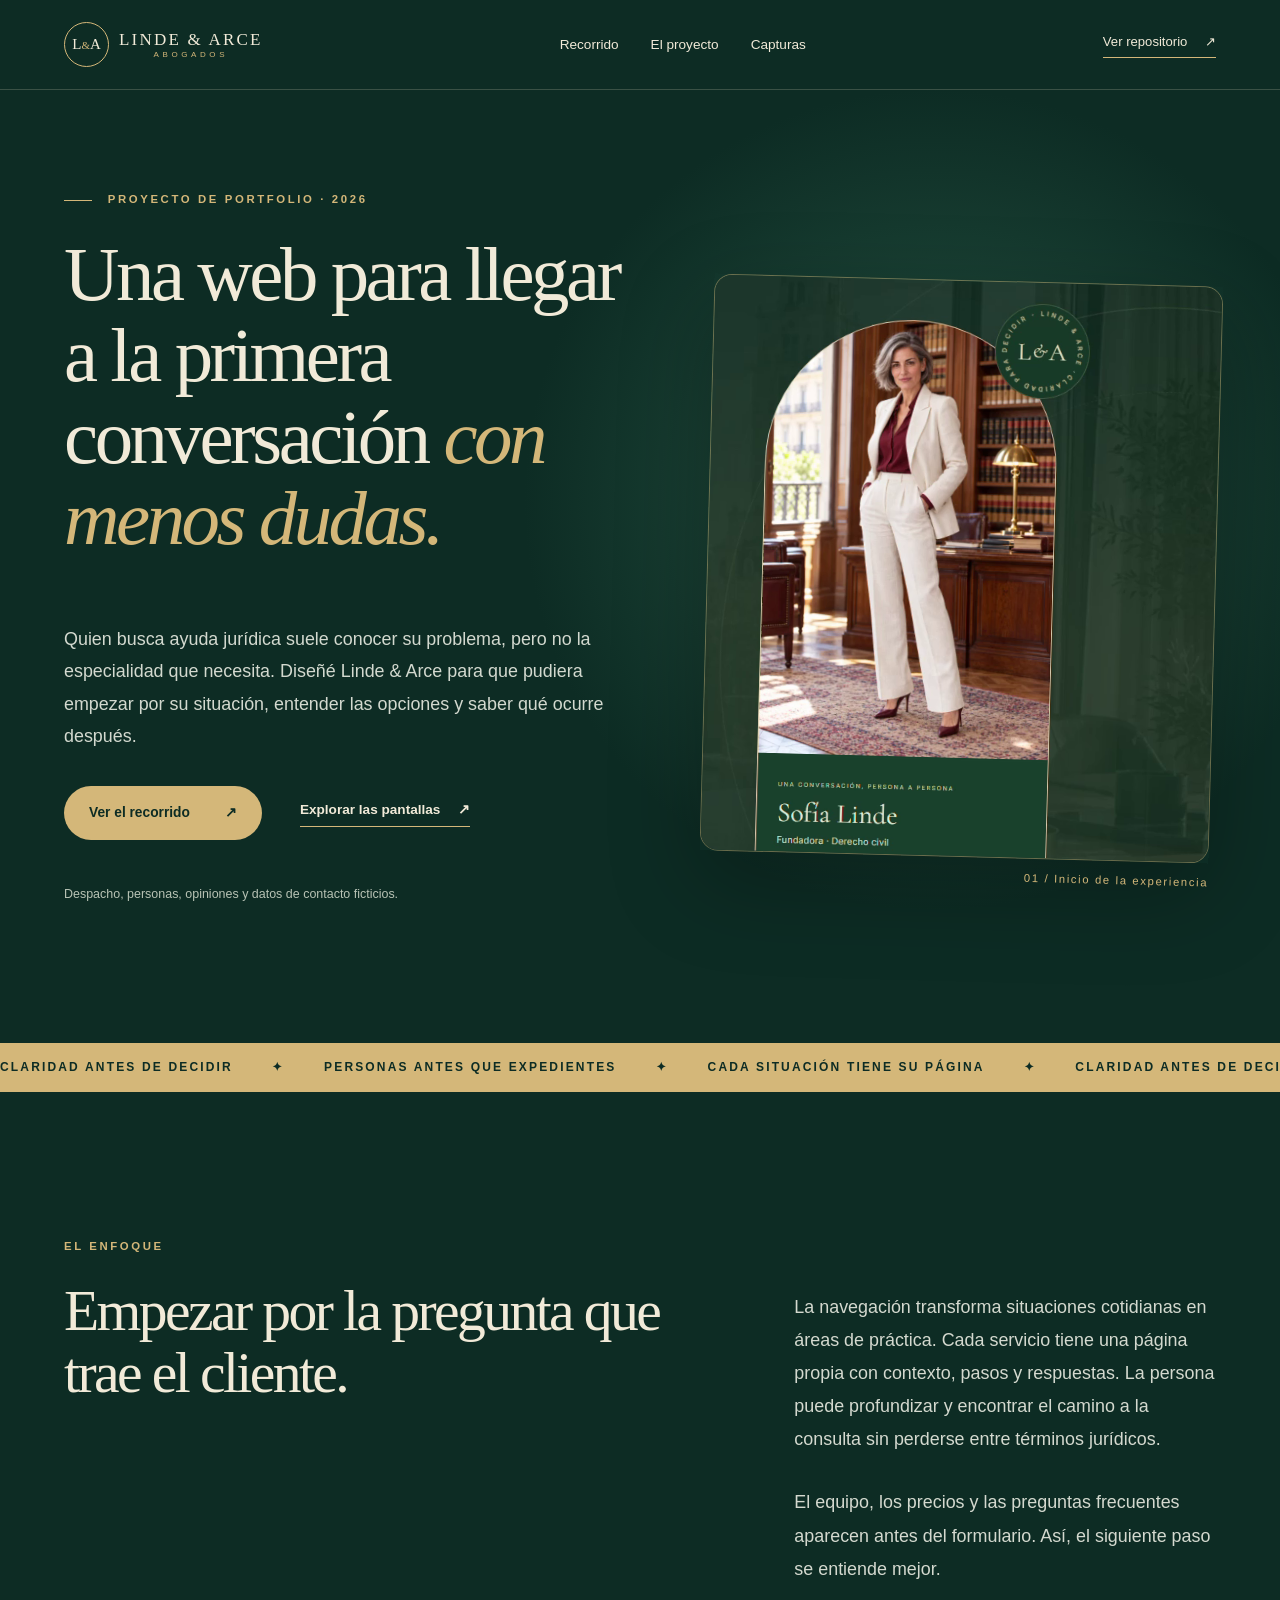
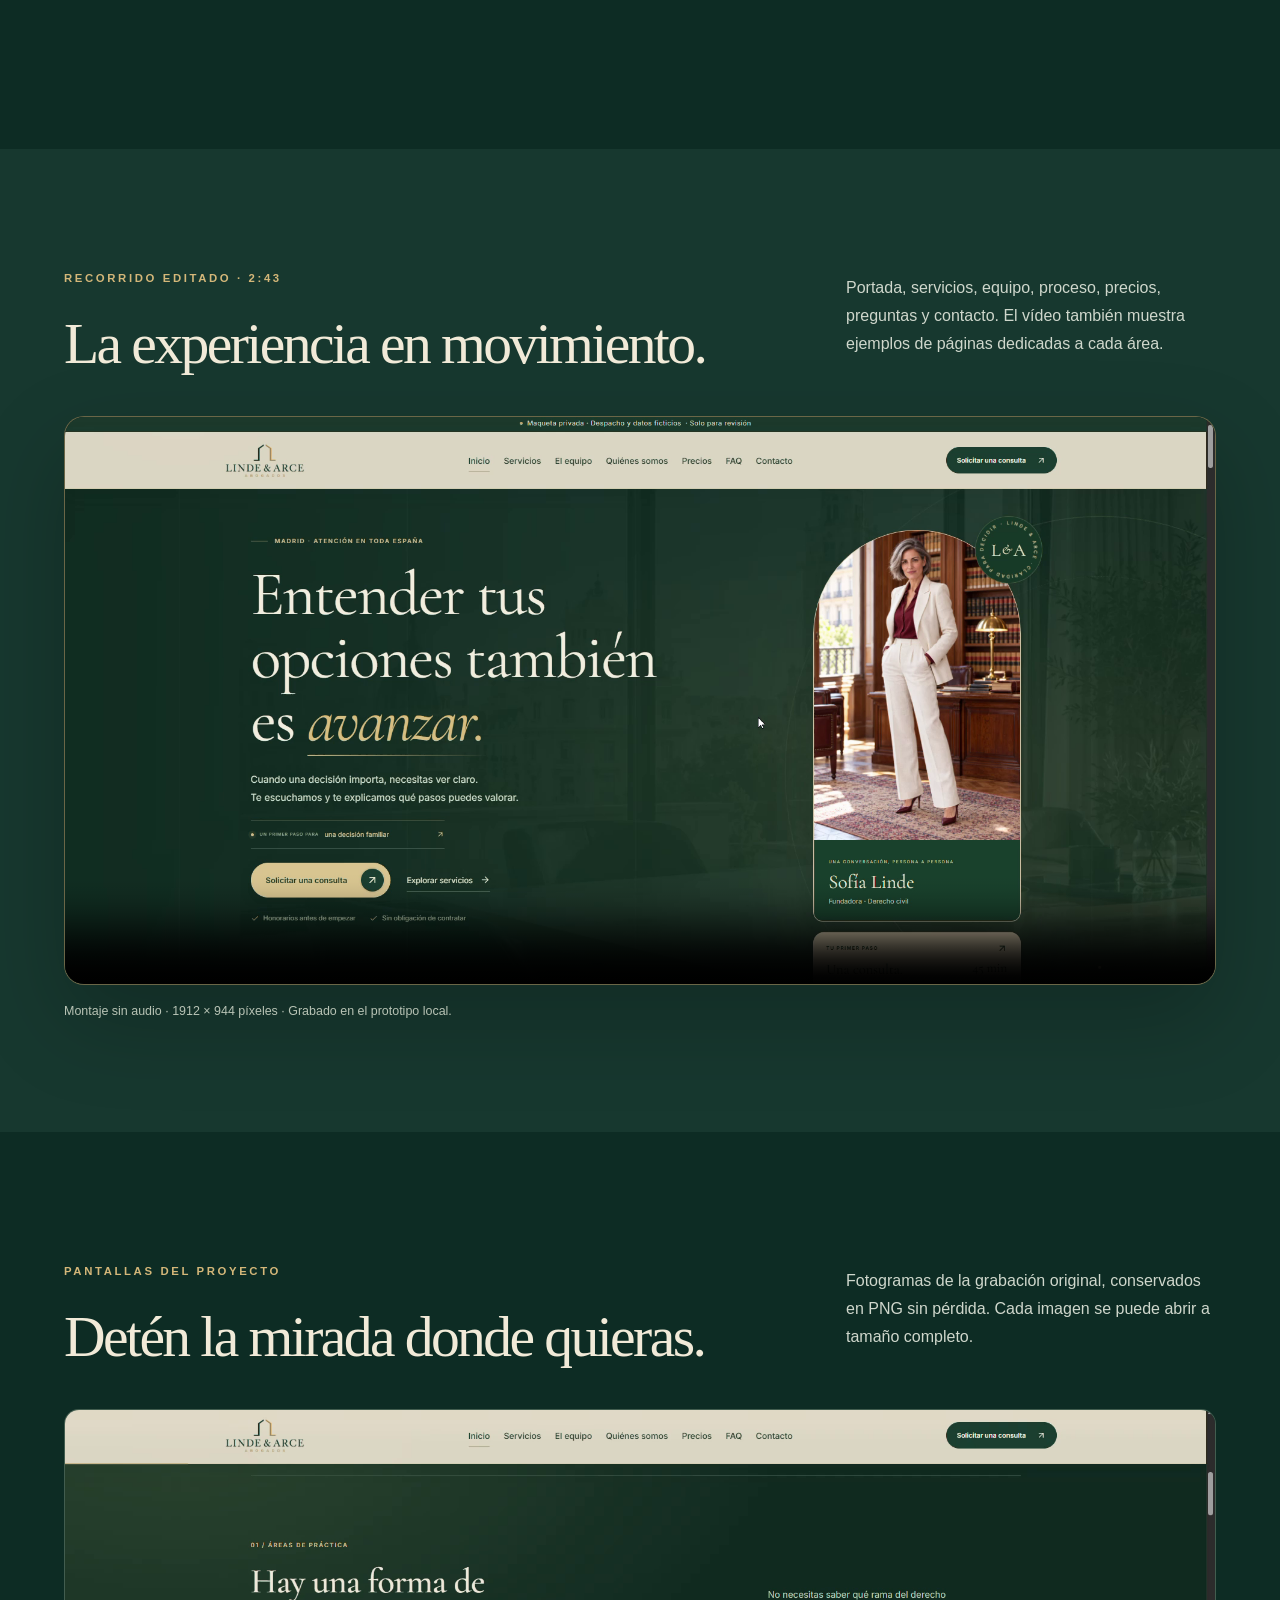
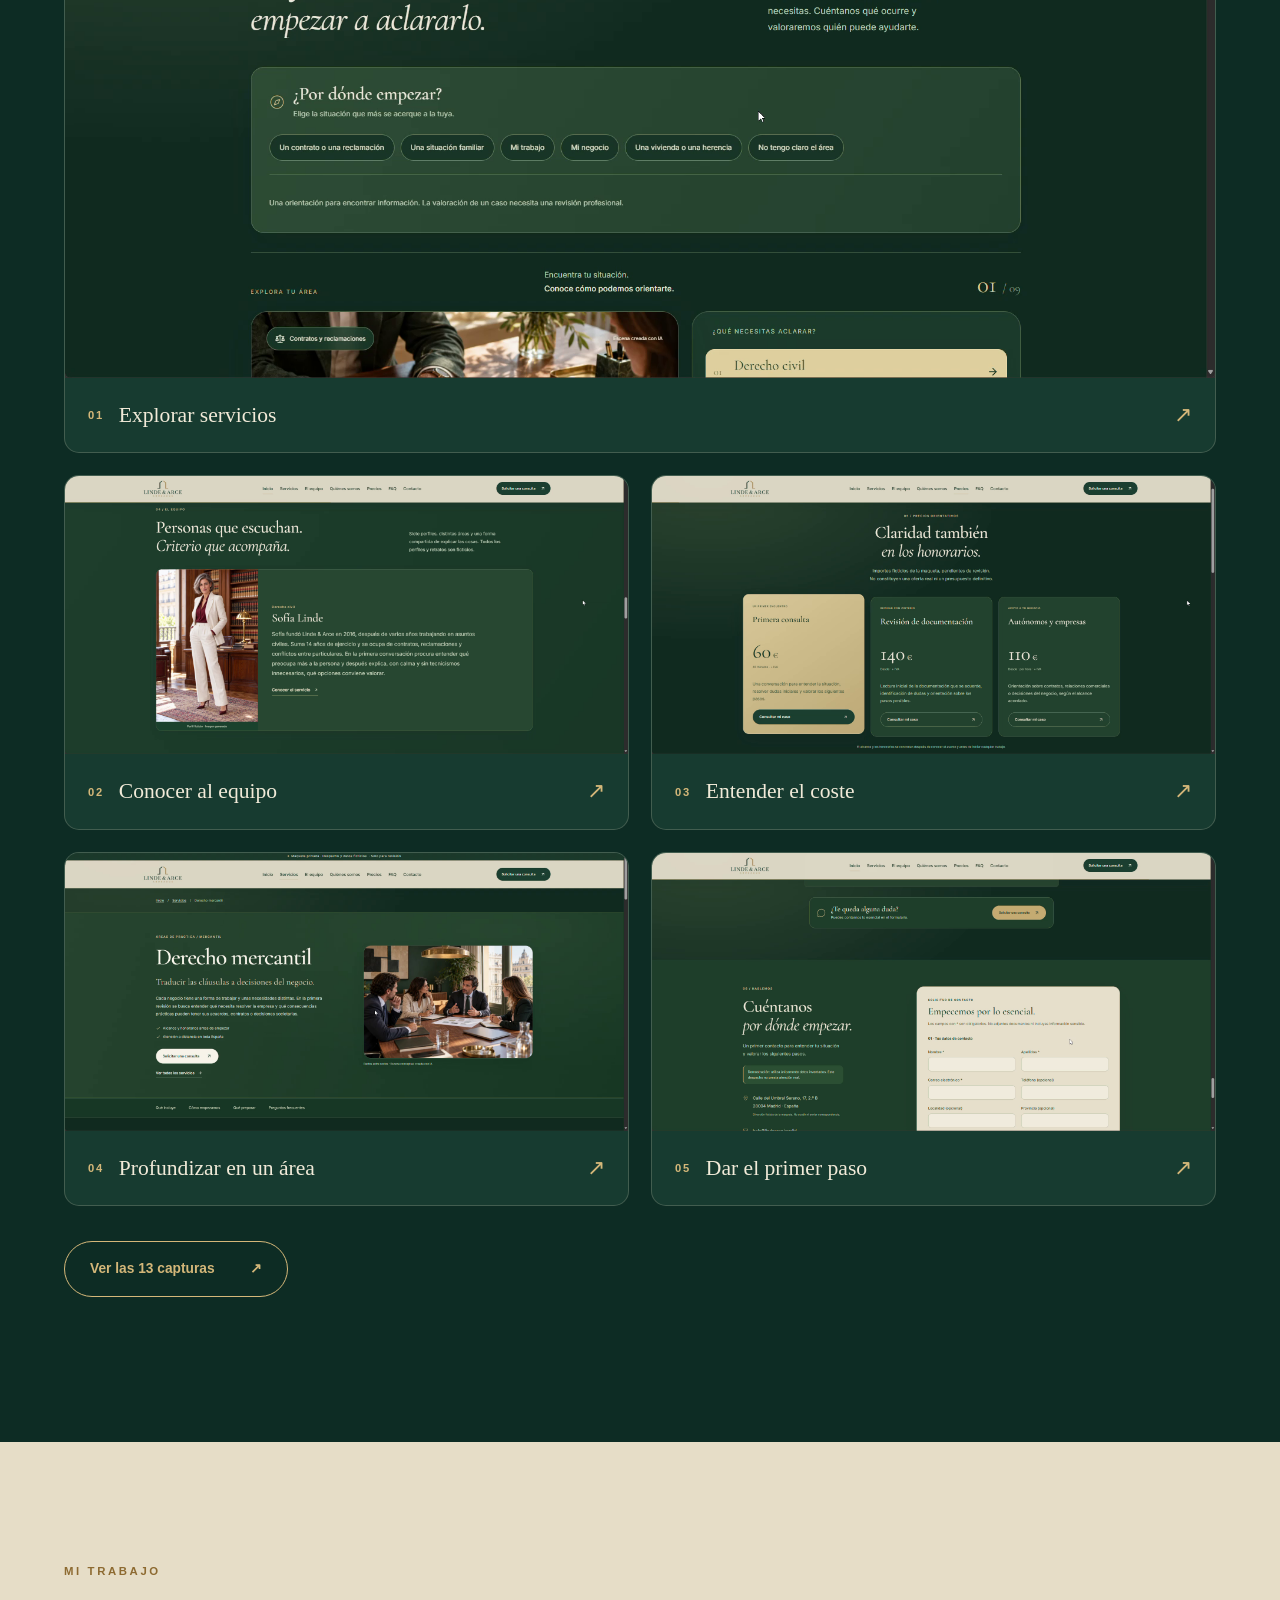
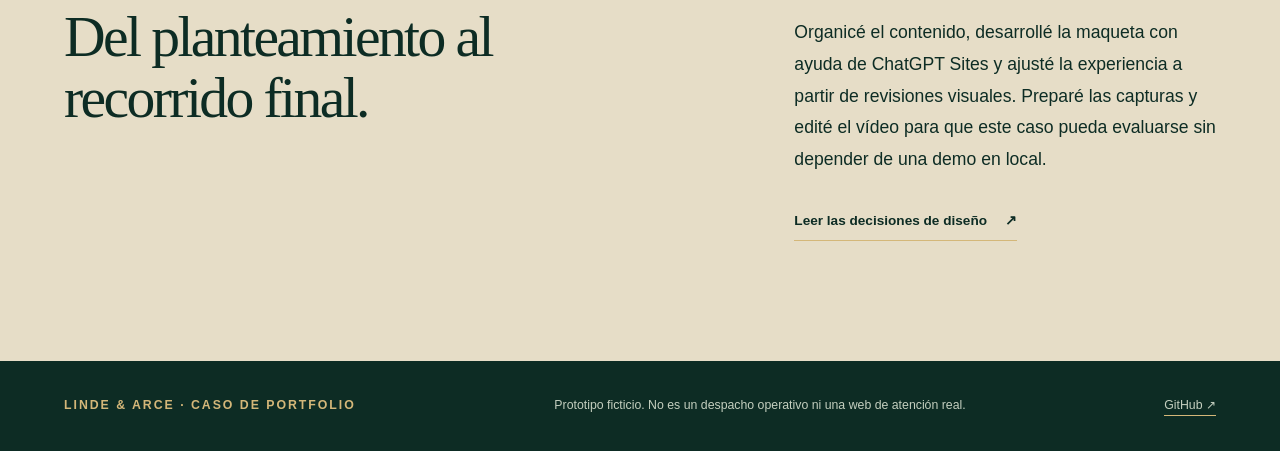
<file: Sistemas de IA creados con ChatGPT Sites/Linde y Arce Abogados/index.html>
<!doctype html>
<html lang="es">
<head>
  <meta charset="utf-8">
  <meta name="viewport" content="width=device-width, initial-scale=1">
  <meta name="description" content="Caso de portfolio Linde & Arce: diseño web y experiencia digital para un despacho jurídico ficticio. Vídeo del recorrido y capturas de alta resolución.">
  <meta name="theme-color" content="#0d2c24">
  <title>Linde & Arce · Caso de portfolio</title>
  <link rel="stylesheet" href="styles.css">
</head>
<body>
  <header class="site-header">
    <a class="brand" href="#inicio" aria-label="Linde y Arce, inicio"><span class="brand-mark">L<span>&</span>A</span><span class="brand-name">LINDE & ARCE <small>ABOGADOS</small></span></a>
    <nav aria-label="Navegación de este caso">
      <a href="#recorrido">Recorrido</a>
      <a href="#decisiones">El proyecto</a>
      <a href="#capturas">Capturas</a>
    </nav>
    <a class="header-link" href="https://github.com/unai-598/portfolio-linde-arce-abogados">Ver repositorio <span aria-hidden="true">↗</span></a>
  </header>

  <main>
    <section class="hero" id="inicio">
      <div class="hero-copy">
        <p class="eyebrow"><span></span> PROYECTO DE PORTFOLIO · 2026</p>
        <h1>Una web para llegar a la primera conversación <em>con menos dudas.</em></h1>
        <p class="hero-intro">Quien busca ayuda jurídica suele conocer su problema, pero no la especialidad que necesita. Diseñé Linde & Arce para que pudiera empezar por su situación, entender las opciones y saber qué ocurre después.</p>
        <div class="hero-actions">
          <a class="button button-gold" href="#recorrido">Ver el recorrido <span aria-hidden="true">↗</span></a>
          <a class="text-link" href="#capturas">Explorar las pantallas <span aria-hidden="true">↗</span></a>
        </div>
        <p class="hero-note">Despacho, personas, opiniones y datos de contacto ficticios.</p>
      </div>
      <div class="hero-visual">
        <img src="assets/portada-detalle.png" alt="Sofía Linde en la portada del prototipo" width="600" height="680">
        <span class="visual-caption">01 / Inicio de la experiencia</span>
      </div>
    </section>

    <div class="marquee" aria-hidden="true"><div>CLARIDAD ANTES DE DECIDIR <span>✦</span> PERSONAS ANTES QUE EXPEDIENTES <span>✦</span> CADA SITUACIÓN TIENE SU PÁGINA <span>✦</span> CLARIDAD ANTES DE DECIDIR <span>✦</span> PERSONAS ANTES QUE EXPEDIENTES <span>✦</span></div></div>

    <section class="intro-grid section-wrap" id="decisiones">
      <div><p class="eyebrow">EL ENFOQUE</p><h2>Empezar por la pregunta que trae el cliente.</h2></div>
      <div class="intro-text"><p>La navegación transforma situaciones cotidianas en áreas de práctica. Cada servicio tiene una página propia con contexto, pasos y respuestas. La persona puede profundizar y encontrar el camino a la consulta sin perderse entre términos jurídicos.</p><p>El equipo, los precios y las preguntas frecuentes aparecen antes del formulario. Así, el siguiente paso se entiende mejor.</p></div>
    </section>

    <section class="video-section" id="recorrido">
      <div class="section-wrap">
        <div class="section-heading"><div><p class="eyebrow">RECORRIDO EDITADO · 2:43</p><h2>La experiencia en movimiento.</h2></div><p>Portada, servicios, equipo, proceso, precios, preguntas y contacto. El vídeo también muestra ejemplos de páginas dedicadas a cada área.</p></div>
        <div class="video-frame"><video controls preload="metadata" playsinline poster="assets/capturas/01-inicio.png" aria-label="Vídeo de la web Linde y Arce"><source src="assets/linde-arce-recorrido.mp4" type="video/mp4">Tu navegador no puede reproducir este vídeo. <a href="assets/linde-arce-recorrido.mp4">Descargar vídeo</a>.</video></div>
        <p class="video-note">Montaje sin audio · 1912 × 944 píxeles · Grabado en el prototipo local.</p>
      </div>
    </section>

    <section class="section-wrap gallery-section" id="capturas">
      <div class="section-heading"><div><p class="eyebrow">PANTALLAS DEL PROYECTO</p><h2>Detén la mirada donde quieras.</h2></div><p>Fotogramas de la grabación original, conservados en PNG sin pérdida. Cada imagen se puede abrir a tamaño completo.</p></div>
      <div class="gallery">
        <a class="shot shot-wide" href="assets/capturas/02-servicios.png"><img loading="lazy" src="assets/capturas/02-servicios.png" alt="Explorador de servicios" width="1912" height="944"><span><b>01</b> Explorar servicios <i aria-hidden="true">↗</i></span></a>
        <a class="shot" href="assets/capturas/05-equipo.png"><img loading="lazy" src="assets/capturas/05-equipo.png" alt="Perfil de una integrante del equipo" width="1912" height="944"><span><b>02</b> Conocer al equipo <i aria-hidden="true">↗</i></span></a>
        <a class="shot" href="assets/capturas/06-precios.png"><img loading="lazy" src="assets/capturas/06-precios.png" alt="Opciones y precios orientativos" width="1912" height="944"><span><b>03</b> Entender el coste <i aria-hidden="true">↗</i></span></a>
        <a class="shot" href="assets/capturas/11-mercantil.png"><img loading="lazy" src="assets/capturas/11-mercantil.png" alt="Página dedicada a derecho mercantil" width="1912" height="944"><span><b>04</b> Profundizar en un área <i aria-hidden="true">↗</i></span></a>
        <a class="shot" href="assets/capturas/09-contacto.png"><img loading="lazy" src="assets/capturas/09-contacto.png" alt="Formulario de contacto del prototipo" width="1912" height="944"><span><b>05</b> Dar el primer paso <i aria-hidden="true">↗</i></span></a>
      </div>
      <a class="button button-outline" href="https://github.com/unai-598/portfolio-linde-arce-abogados/blob/main/CAPTURAS.md">Ver las 13 capturas <span aria-hidden="true">↗</span></a>
    </section>

    <section class="closing"><div class="section-wrap closing-grid"><div><p class="eyebrow">MI TRABAJO</p><h2>Del planteamiento al recorrido final.</h2></div><div><p>Organicé el contenido, desarrollé la maqueta con ayuda de ChatGPT Sites y ajusté la experiencia a partir de revisiones visuales. Preparé las capturas y edité el vídeo para que este caso pueda evaluarse sin depender de una demo en local.</p><a class="text-link" href="https://github.com/unai-598/portfolio-linde-arce-abogados/blob/main/PROYECTO.md">Leer las decisiones de diseño <span aria-hidden="true">↗</span></a></div></div></section>
  </main>

  <footer><span>LINDE & ARCE · CASO DE PORTFOLIO</span><p>Prototipo ficticio. No es un despacho operativo ni una web de atención real.</p><a href="https://github.com/unai-598/portfolio-linde-arce-abogados">GitHub ↗</a></footer>
</body>
</html>
</file>
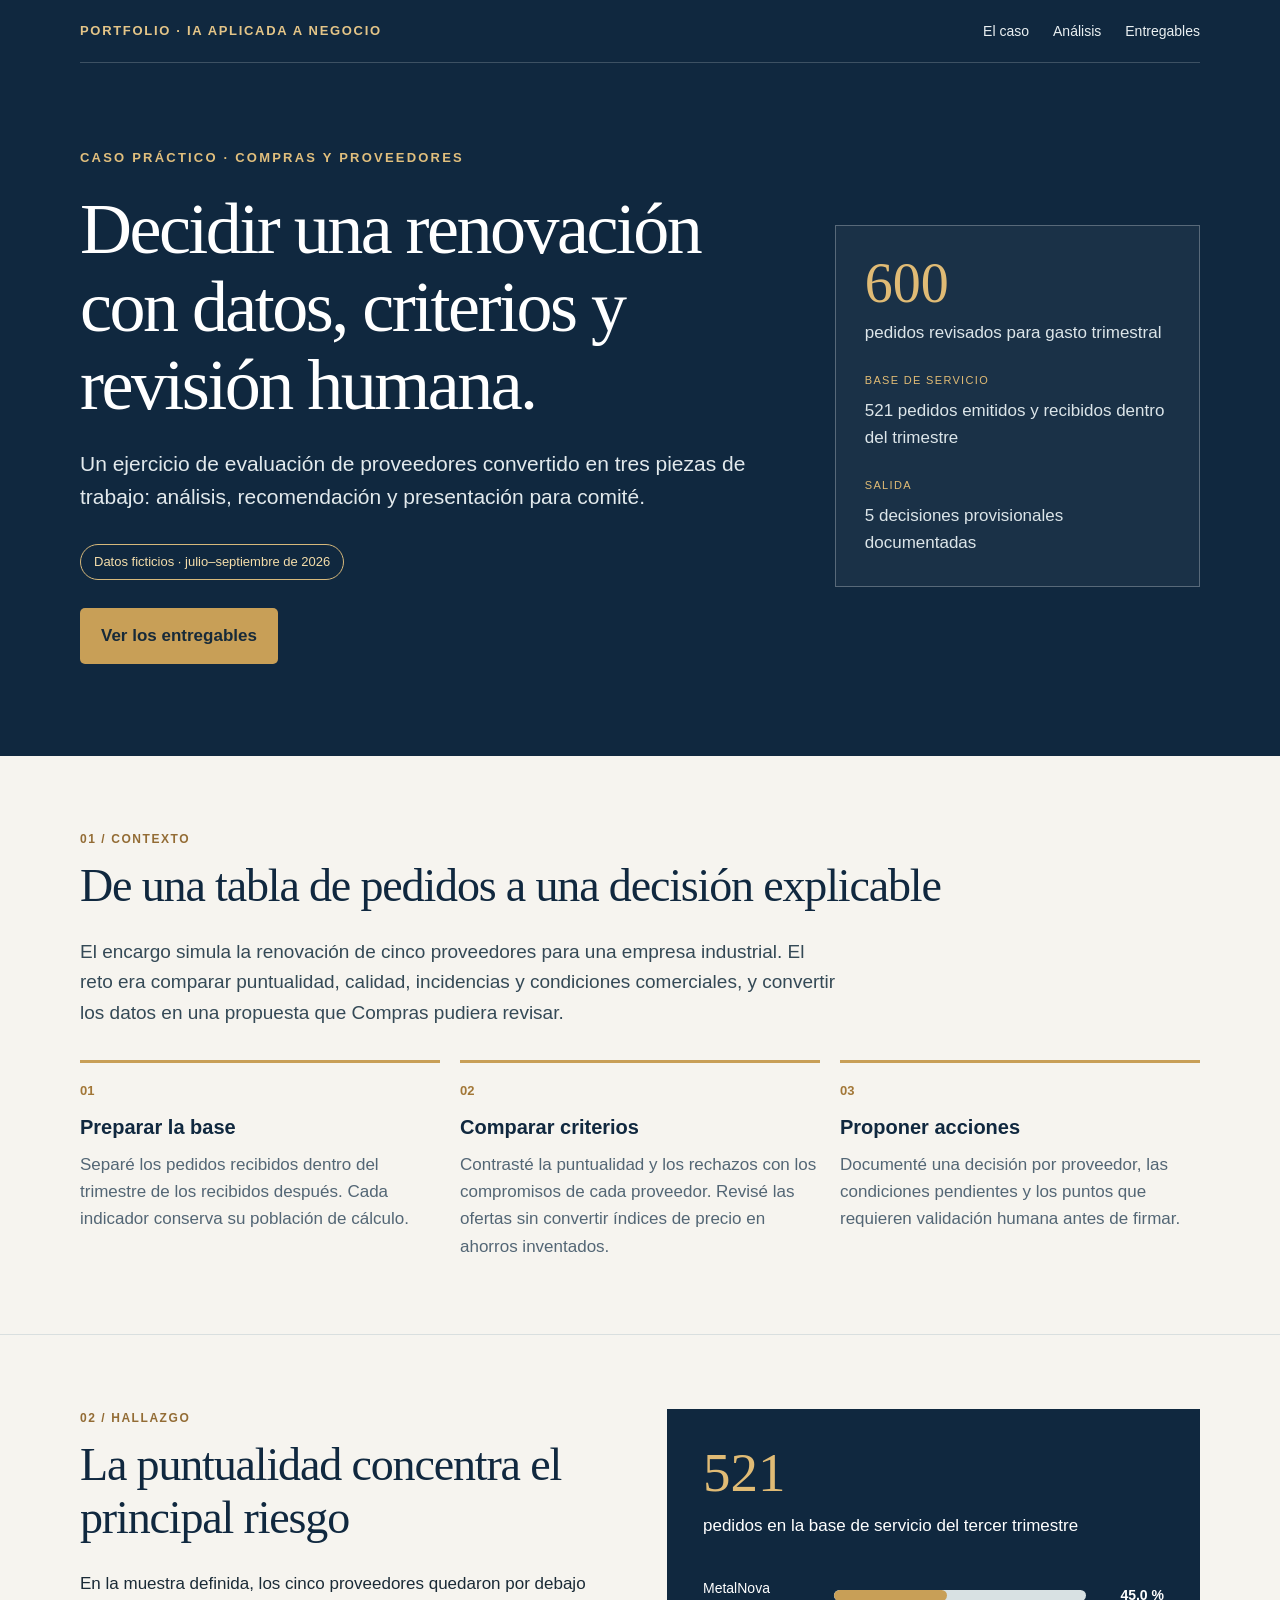
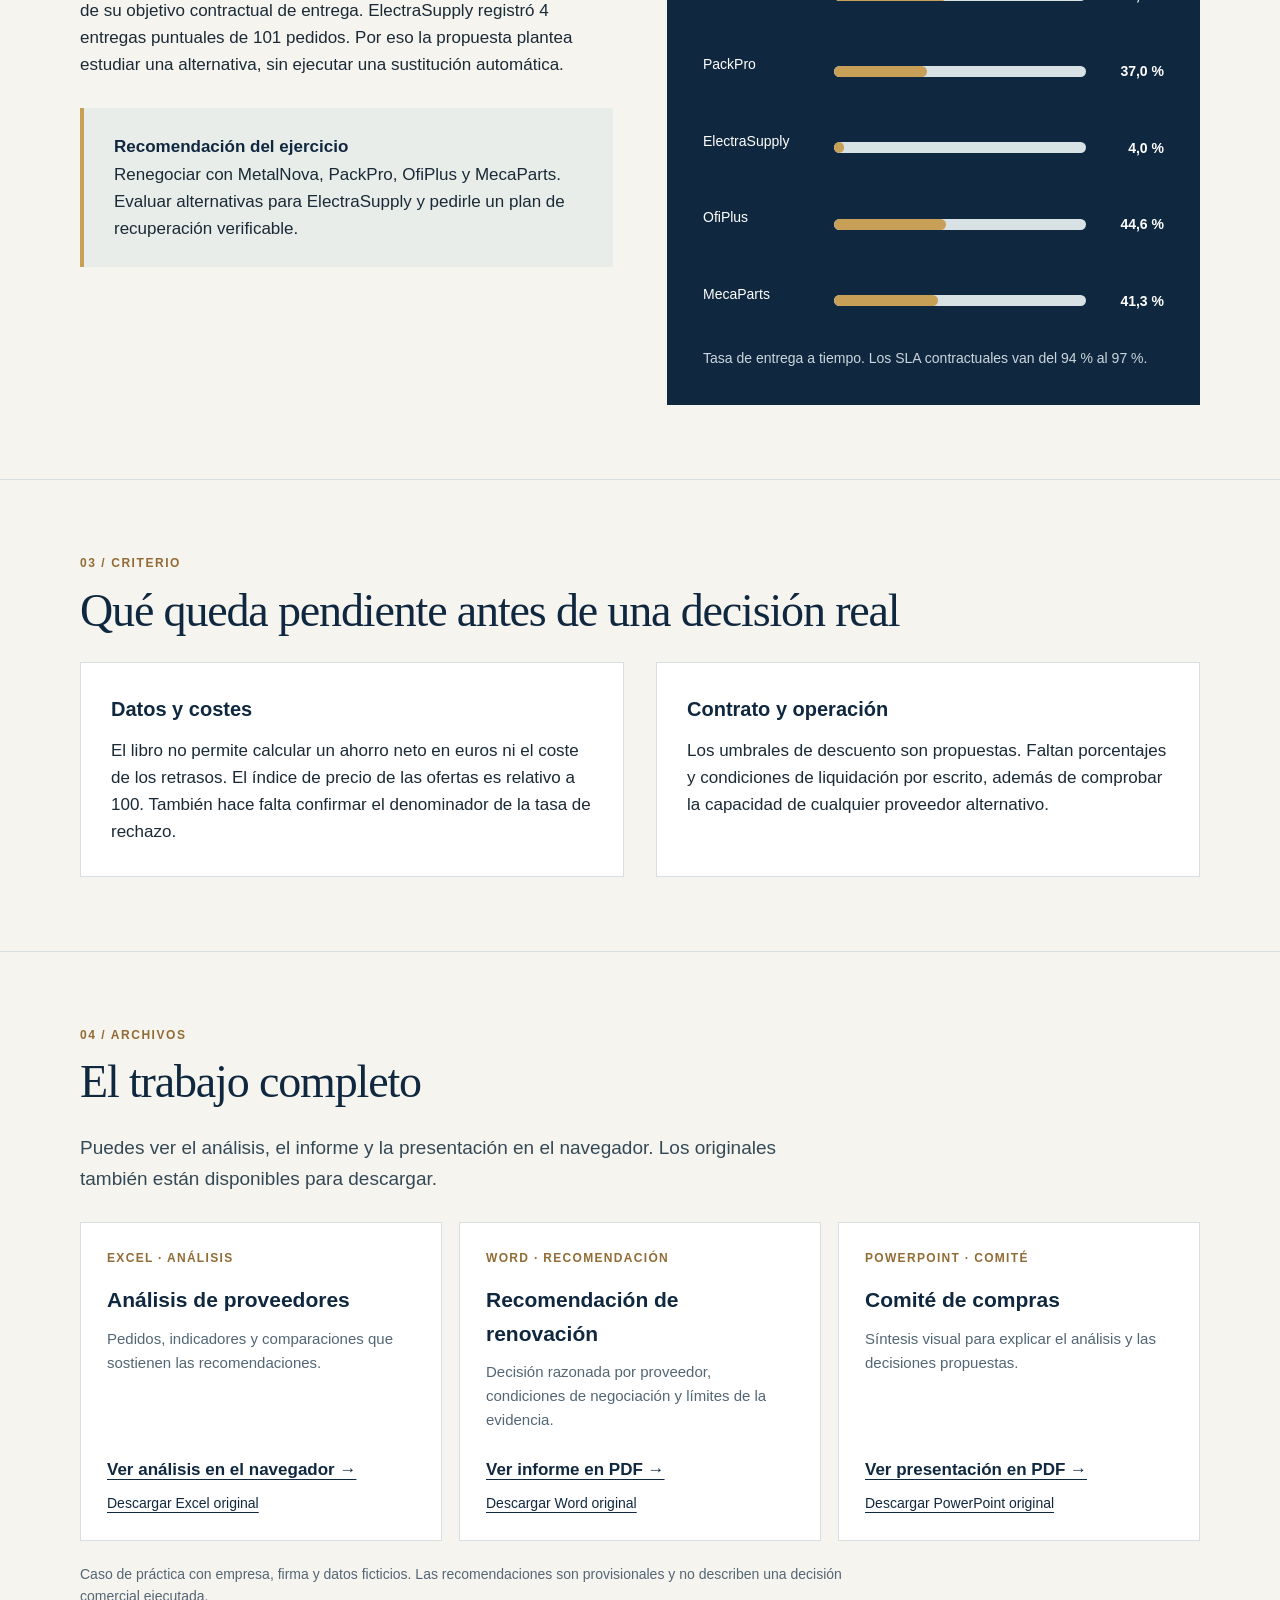
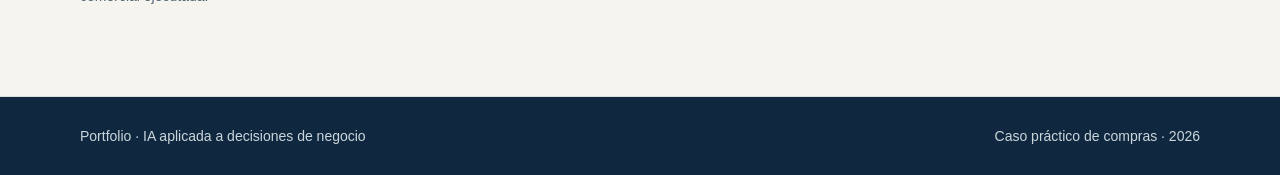
<file: Agentes de IA creados con ChatGPT Work/Evaluación de proveedores/docs/index.html>
<!doctype html>
<html lang="es">
<head>
  <meta charset="utf-8">
  <meta name="viewport" content="width=device-width, initial-scale=1">
  <meta name="description" content="Caso práctico de análisis de proveedores: de los datos de compras a una recomendación de renovación documentada.">
  <meta property="og:title" content="Caso práctico | Renovación de proveedores">
  <meta property="og:description" content="Análisis de 600 pedidos, recomendación de compra y presentación para comité. Ejercicio con datos ficticios.">
  <meta name="theme-color" content="#10283f">
  <link rel="icon" type="image/svg+xml" href="data:image/svg+xml,%3Csvg xmlns='http://www.w3.org/2000/svg' viewBox='0 0 64 64'%3E%3Crect width='64' height='64' rx='13' fill='%2310283f'/%3E%3Cpath d='M14 46V28h9v18m6 0V18h9v28m6 0V34h9v12' fill='none' stroke='%23d9b56c' stroke-width='5'/%3E%3C/svg%3E">
  <title>Caso práctico · Evaluación de proveedores</title>
  <style>
    :root{--navy:#10283f;--navy2:#193b56;--gold:#c89f57;--cream:#f6f4ef;--white:#fff;--ink:#1a2a36;--muted:#536675;--line:#d9dfdf}
    *{box-sizing:border-box}html{scroll-behavior:smooth}body{margin:0;background:var(--cream);color:var(--ink);font:17px/1.6 Arial,Helvetica,sans-serif}a{color:inherit}a:focus-visible{outline:3px solid var(--gold);outline-offset:4px} .wrap{width:min(1120px,calc(100% - 40px));margin:auto}
    header{background:var(--navy);color:white}.top{display:flex;align-items:center;justify-content:space-between;gap:20px;padding:20px 0;border-bottom:1px solid #ffffff30}.brand{font-size:13px;font-weight:700;letter-spacing:.13em;text-transform:uppercase;color:#e4c588}.nav{display:flex;gap:24px;font-size:14px}.nav a{text-decoration:none;color:#eaf0f2}.nav a:hover{text-decoration:underline}
    .hero{padding:85px 0 92px;display:grid;grid-template-columns:1.5fr .8fr;gap:70px;align-items:center}.eyebrow{color:#e1bf7d;font-size:13px;font-weight:700;letter-spacing:.17em;text-transform:uppercase;margin:0 0 22px}h1{font:400 clamp(42px,6vw,72px)/1.08 Georgia,serif;letter-spacing:-.035em;margin:0 0 24px}.hero p.lead{font-size:21px;line-height:1.55;color:#e2e9ec;max-width:680px;margin:0 0 30px}.pill{display:inline-block;border:1px solid #d6b87b;color:#f4ddaa;border-radius:30px;padding:7px 13px;font-size:13px;margin-bottom:28px}.cta{display:inline-block;text-decoration:none;background:var(--gold);color:#172a39;font-weight:700;padding:14px 21px;border-radius:5px}.cta:hover{background:#e1bd7a}.hero-card{border:1px solid #ffffff45;padding:29px;background:#ffffff0b}.hero-card .number{font:400 56px/1 Georgia,serif;color:#e0bb75}.hero-card p{margin:8px 0 25px;color:#dce5e9}.hero-card p:last-child{margin-bottom:0}.hero-card small{display:block;text-transform:uppercase;letter-spacing:.12em;color:#e0bb75;font-size:11px;margin-bottom:5px}
    main section{padding:74px 0;border-bottom:1px solid var(--line)}h2{font:400 clamp(31px,4vw,46px)/1.16 Georgia,serif;letter-spacing:-.025em;margin:0 0 25px;color:var(--navy)}.section-label{font-size:12px;color:#936c35;font-weight:700;letter-spacing:.13em;text-transform:uppercase;margin:0 0 10px}.intro{font-size:19px;max-width:760px;margin:0;color:#344956}.grid2{display:grid;grid-template-columns:1fr 1fr;gap:32px}.panel{background:white;border:1px solid var(--line);padding:30px}.panel h3{font-size:20px;margin:0 0 12px;color:var(--navy)}.panel p{margin:0}.steps{display:grid;grid-template-columns:repeat(3,1fr);gap:20px;margin-top:32px}.step{border-top:3px solid var(--gold);padding-top:18px}.step b{display:block;color:#a27737;font-size:13px;margin-bottom:9px}.step h3{margin:0 0 8px;font-size:20px;color:var(--navy)}.step p{margin:0;color:var(--muted)}
    .finding{display:grid;grid-template-columns:1fr 1fr;gap:54px;align-items:start}.finding p{max-width:520px}.stat{background:var(--navy);color:white;padding:36px}.stat strong{display:block;font:400 55px/1 Georgia,serif;color:#e0bb75}.stat span{display:block;margin:12px 0 26px}.stat .small{font-size:14px;color:#cbd6dc;margin:0}.barrow{display:grid;grid-template-columns:118px 1fr 65px;gap:13px;align-items:center;margin:16px 0;font-size:14px}.barrow .track{height:11px;background:#d8e1e3;border-radius:20px;overflow:hidden}.barrow .fill{height:100%;background:var(--gold);border-radius:20px}.barrow b{text-align:right}.chart-note{font-size:13px;color:var(--muted);margin-top:19px}.decision{background:#e9edea;border-left:4px solid var(--gold);padding:25px 30px;margin-top:30px}.decision strong{color:var(--navy)}
    .files{display:grid;grid-template-columns:repeat(3,1fr);gap:17px;margin-top:28px}.file{display:flex;flex-direction:column;background:white;border:1px solid var(--line);padding:26px;min-height:260px}.file .type{font-size:12px;font-weight:700;letter-spacing:.11em;color:#926c35}.file h3{font-size:21px;color:var(--navy);margin:15px 0 10px}.file p{font-size:15px;color:var(--muted);margin:0 0 24px}.file .links{display:flex;flex-direction:column;gap:8px;margin-top:auto}.file a{color:var(--navy);font-weight:700;text-underline-offset:4px}.file a.secondary{font-weight:400;font-size:14px}.note{font-size:14px;color:var(--muted);margin-top:22px;max-width:820px}footer{background:var(--navy);color:#cbd6dc;padding:28px 0;font-size:14px}footer .wrap{display:flex;justify-content:space-between;gap:20px}
    @media(max-width:800px){.hero,.finding,.grid2{grid-template-columns:1fr;gap:28px}.hero{padding:60px 0}.hero-card{display:none}.steps,.files{grid-template-columns:1fr}.nav{gap:12px}.barrow{grid-template-columns:105px 1fr 58px}}
    @media(max-width:520px){.wrap{width:min(100% - 28px,1120px)}.top{align-items:flex-start;flex-direction:column}.hero{padding:47px 0 59px}main section{padding:54px 0}.stat{padding:25px}.barrow{gap:7px;font-size:12px}footer .wrap{display:block}}
  </style>
</head>
<body>
  <header>
    <div class="wrap top"><div class="brand">Portfolio · IA aplicada a negocio</div><nav class="nav" aria-label="Secciones"><a href="#caso">El caso</a><a href="#analisis">Análisis</a><a href="#entregables">Entregables</a></nav></div>
    <div class="wrap hero">
      <div><p class="eyebrow">Caso práctico · Compras y proveedores</p><h1>Decidir una renovación con datos, criterios y revisión humana.</h1><p class="lead">Un ejercicio de evaluación de proveedores convertido en tres piezas de trabajo: análisis, recomendación y presentación para comité.</p><span class="pill">Datos ficticios · julio–septiembre de 2026</span><br><a class="cta" href="#entregables">Ver los entregables</a></div>
      <aside class="hero-card" aria-label="Alcance del caso"><div class="number">600</div><p>pedidos revisados para gasto trimestral</p><small>Base de servicio</small><p>521 pedidos emitidos y recibidos dentro del trimestre</p><small>Salida</small><p>5 decisiones provisionales documentadas</p></aside>
    </div>
  </header>
  <main>
    <section id="caso"><div class="wrap"><p class="section-label">01 / Contexto</p><h2>De una tabla de pedidos a una decisión explicable</h2><p class="intro">El encargo simula la renovación de cinco proveedores para una empresa industrial. El reto era comparar puntualidad, calidad, incidencias y condiciones comerciales, y convertir los datos en una propuesta que Compras pudiera revisar.</p><div class="steps"><div class="step"><b>01</b><h3>Preparar la base</h3><p>Separé los pedidos recibidos dentro del trimestre de los recibidos después. Cada indicador conserva su población de cálculo.</p></div><div class="step"><b>02</b><h3>Comparar criterios</h3><p>Contrasté la puntualidad y los rechazos con los compromisos de cada proveedor. Revisé las ofertas sin convertir índices de precio en ahorros inventados.</p></div><div class="step"><b>03</b><h3>Proponer acciones</h3><p>Documenté una decisión por proveedor, las condiciones pendientes y los puntos que requieren validación humana antes de firmar.</p></div></div></div></section>
    <section id="analisis"><div class="wrap finding"><div><p class="section-label">02 / Hallazgo</p><h2>La puntualidad concentra el principal riesgo</h2><p>En la muestra definida, los cinco proveedores quedaron por debajo de su objetivo contractual de entrega. ElectraSupply registró 4 entregas puntuales de 101 pedidos. Por eso la propuesta plantea estudiar una alternativa, sin ejecutar una sustitución automática.</p><div class="decision"><strong>Recomendación del ejercicio</strong><br>Renegociar con MetalNova, PackPro, OfiPlus y MecaParts. Evaluar alternativas para ElectraSupply y pedirle un plan de recuperación verificable.</div></div><div class="stat"><strong>521</strong><span>pedidos en la base de servicio del tercer trimestre</span><div class="barrow"><span>MetalNova</span><div class="track"><div class="fill" style="width:45%"></div></div><b>45,0 %</b></div><div class="barrow"><span>PackPro</span><div class="track"><div class="fill" style="width:37%"></div></div><b>37,0 %</b></div><div class="barrow"><span>ElectraSupply</span><div class="track"><div class="fill" style="width:4%"></div></div><b>4,0 %</b></div><div class="barrow"><span>OfiPlus</span><div class="track"><div class="fill" style="width:44.6%"></div></div><b>44,6 %</b></div><div class="barrow"><span>MecaParts</span><div class="track"><div class="fill" style="width:41.3%"></div></div><b>41,3 %</b></div><p class="small">Tasa de entrega a tiempo. Los SLA contractuales van del 94 % al 97 %.</p></div></div></section>
    <section><div class="wrap"><p class="section-label">03 / Criterio</p><h2>Qué queda pendiente antes de una decisión real</h2><div class="grid2"><div class="panel"><h3>Datos y costes</h3><p>El libro no permite calcular un ahorro neto en euros ni el coste de los retrasos. El índice de precio de las ofertas es relativo a 100. También hace falta confirmar el denominador de la tasa de rechazo.</p></div><div class="panel"><h3>Contrato y operación</h3><p>Los umbrales de descuento son propuestas. Faltan porcentajes y condiciones de liquidación por escrito, además de comprobar la capacidad de cualquier proveedor alternativo.</p></div></div></div></section>
    <section id="entregables"><div class="wrap"><p class="section-label">04 / Archivos</p><h2>El trabajo completo</h2><p class="intro">Puedes ver el análisis, el informe y la presentación en el navegador. Los originales también están disponibles para descargar.</p><div class="files">
      <article class="file"><span class="type">EXCEL · ANÁLISIS</span><h3>Análisis de proveedores</h3><p>Pedidos, indicadores y comparaciones que sostienen las recomendaciones.</p><div class="links"><a href="vistas/analisis.html">Ver análisis en el navegador →</a><a class="secondary" href="archivos/Analisis_Proveedores.xlsx" download>Descargar Excel original</a></div></article>
      <article class="file"><span class="type">WORD · RECOMENDACIÓN</span><h3>Recomendación de renovación</h3><p>Decisión razonada por proveedor, condiciones de negociación y límites de la evidencia.</p><div class="links"><a href="vistas/Recomendacion_Renovacion.pdf">Ver informe en PDF →</a><a class="secondary" href="archivos/Recomendacion_Renovacion.docx" download>Descargar Word original</a></div></article>
      <article class="file"><span class="type">POWERPOINT · COMITÉ</span><h3>Comité de compras</h3><p>Síntesis visual para explicar el análisis y las decisiones propuestas.</p><div class="links"><a href="vistas/Comite_Compras.pdf">Ver presentación en PDF →</a><a class="secondary" href="archivos/Comite_Compras.pptx" download>Descargar PowerPoint original</a></div></article>
    </div><p class="note">Caso de práctica con empresa, firma y datos ficticios. Las recomendaciones son provisionales y no describen una decisión comercial ejecutada.</p></div></section>
  </main>
  <footer><div class="wrap"><span>Portfolio · IA aplicada a decisiones de negocio</span><span>Caso práctico de compras · 2026</span></div></footer>
</body>
</html>
</file>
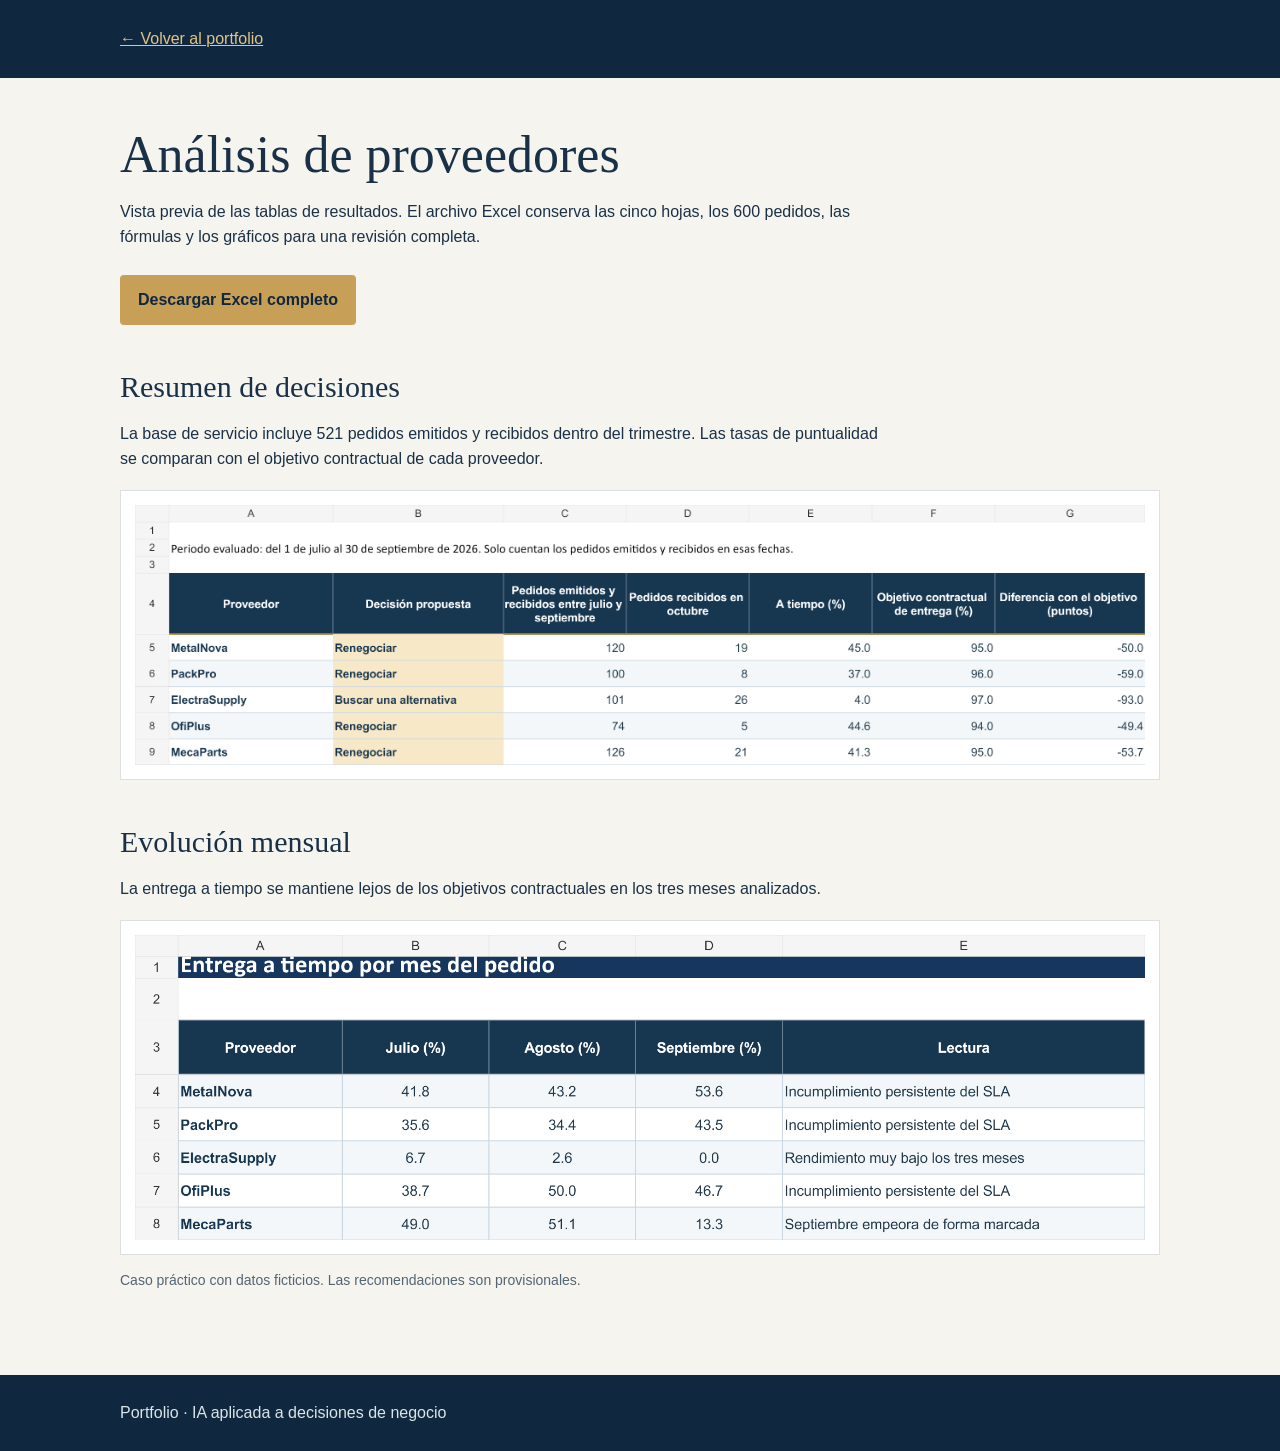
<file: Agentes de IA creados con ChatGPT Work/Evaluación de proveedores/docs/vistas/analisis.html>
<!doctype html>
<html lang="es">
<head>
  <meta charset="utf-8">
  <meta name="viewport" content="width=device-width, initial-scale=1">
  <meta name="description" content="Vista previa del análisis de proveedores: resumen y evolución mensual.">
  <title>Vista previa · Análisis de proveedores</title>
  <style>
    *{box-sizing:border-box}body{margin:0;background:#f6f4ef;color:#193147;font:16px/1.6 Arial,sans-serif}header{background:#10283f;color:white;padding:26px 0}main,.wrap{width:min(1040px,calc(100% - 36px));margin:auto}a{color:inherit}header a{color:#e1c486}main{padding:48px 0 70px}h1{font:400 clamp(32px,5vw,52px)/1.1 Georgia,serif;margin:0 0 15px}h2{font:400 30px/1.2 Georgia,serif;margin:44px 0 12px}p{max-width:760px}figure{margin:18px 0 0;background:white;border:1px solid #dbe1e3;padding:14px;overflow:auto}img{display:block;width:100%;height:auto;min-width:700px}.actions{display:flex;gap:20px;flex-wrap:wrap;margin-top:25px}.button{background:#c89f57;color:#10283f;text-decoration:none;font-weight:bold;padding:12px 18px;border-radius:4px}.muted{color:#526575;font-size:14px}footer{background:#10283f;color:#dbe5e8;padding:25px 0}
  </style>
</head>
<body>
  <header><div class="wrap"><a href="../">← Volver al portfolio</a></div></header>
  <main><h1>Análisis de proveedores</h1><p>Vista previa de las tablas de resultados. El archivo Excel conserva las cinco hojas, los 600 pedidos, las fórmulas y los gráficos para una revisión completa.</p><div class="actions"><a class="button" href="../archivos/Analisis_Proveedores.xlsx" download>Descargar Excel completo</a></div>
    <h2>Resumen de decisiones</h2><p>La base de servicio incluye 521 pedidos emitidos y recibidos dentro del trimestre. Las tasas de puntualidad se comparan con el objetivo contractual de cada proveedor.</p><figure><img src="analisis-resumen.png" alt="Tabla de resumen con cinco proveedores, decisión propuesta, pedidos evaluados y puntualidad"></figure>
    <h2>Evolución mensual</h2><p>La entrega a tiempo se mantiene lejos de los objetivos contractuales en los tres meses analizados.</p><figure><img src="analisis-evolucion.png" alt="Tabla con la puntualidad de los cinco proveedores en julio, agosto y septiembre"></figure>
    <p class="muted">Caso práctico con datos ficticios. Las recomendaciones son provisionales.</p>
  </main>
  <footer><div class="wrap">Portfolio · IA aplicada a decisiones de negocio</div></footer>
</body>
</html>
</file>
<file: Sistemas de IA creados con ChatGPT Sites/Linde y Arce Abogados/styles.css>
:root{--forest:#0d2c24;--forest-2:#173b30;--cream:#f1ead8;--cream-2:#d9d5c8;--gold:#d4b779;--line:rgba(226,218,195,.21)}
/* Respect the source image ratio and keep the compact monogram on one line. */
.hero-visual img,.shot img{height:auto}
.brand-mark{display:flex;flex:none;justify-content:center;align-items:center;white-space:nowrap;font-size:15px}
.brand-mark span{font-size:11px}
*{box-sizing:border-box}html{scroll-behavior:smooth}body{margin:0;background:var(--forest);color:var(--cream);font:16px/1.6 Arial,Helvetica,sans-serif}a{color:inherit;text-decoration:none}button,a{ -webkit-tap-highlight-color:transparent}a:focus-visible,video:focus-visible{outline:2px solid var(--gold);outline-offset:4px}img{max-width:100%;display:block}h1,h2,p{margin-top:0}h1,h2{font-family:Georgia,'Times New Roman',serif;font-weight:400;line-height:1.06;letter-spacing:-.045em}h1{font-size:clamp(3rem,6vw,6.4rem);max-width:900px}h1 em{font-weight:400;color:var(--gold)}h2{font-size:clamp(2.6rem,4.5vw,5rem);max-width:730px}.eyebrow{font-size:.71rem;font-weight:700;letter-spacing:.23em;color:var(--gold);margin-bottom:1.6rem}.eyebrow span{display:inline-block;width:28px;border-top:1px solid var(--gold);vertical-align:middle;margin-right:10px}.site-header{height:90px;padding:0 clamp(24px,5vw,90px);display:flex;align-items:center;justify-content:space-between;gap:30px;border-bottom:1px solid var(--line);position:relative;z-index:2}.brand{display:flex;align-items:center;gap:10px;white-space:nowrap}.brand-mark{display:grid;place-items:center;width:45px;height:45px;border:1px solid var(--gold);border-radius:50%;font:20px Georgia,serif}.brand-mark span{font-size:13px;color:var(--gold)}.brand-name{font:17px Georgia,serif;letter-spacing:.13em}.brand-name small{display:block;text-align:center;font:8px Arial,sans-serif;letter-spacing:.45em;color:var(--gold)}nav{display:flex;gap:32px;font-size:.85rem}nav a,.header-link,.text-link{transition:color .2s}nav a:hover,.header-link:hover,.text-link:hover{color:var(--gold)}.header-link{font-size:.82rem;border-bottom:1px solid var(--gold);padding-bottom:5px;white-space:nowrap}.header-link span,.text-link span{margin-left:14px}.hero{min-height:760px;padding:100px clamp(24px,5vw,90px) 95px;display:grid;grid-template-columns:1fr .9fr;gap:6vw;align-items:center;background:radial-gradient(circle at 73% 43%,#265443 0%,transparent 38%),var(--forest)}.hero-copy{padding-bottom:30px}.hero-intro{max-width:600px;color:#d3d9cf;font-size:1.12rem;line-height:1.8}.hero-actions{display:flex;align-items:center;gap:38px;margin:34px 0 45px}.button{display:inline-flex;align-items:center;justify-content:space-between;gap:35px;border-radius:999px;padding:16px 25px;font-weight:700;font-size:.86rem;transition:transform .22s,background .22s}.button:hover{transform:translateY(-3px)}.button-gold{background:var(--gold);color:var(--forest)}.button-gold:hover{background:#e9d29c}.button-outline{border:1px solid var(--gold);color:var(--gold);margin-top:35px}.button-outline:hover{background:rgba(212,183,121,.08)}.text-link{font-weight:700;font-size:.85rem;border-bottom:1px solid var(--gold);padding-bottom:6px}.hero-note,.video-note{font-size:.78rem;color:#b8c3b5}.hero-visual{position:relative;transform:rotate(1.5deg);box-shadow:0 30px 90px rgba(0,0,0,.28)}.hero-visual img{border:1px solid rgba(212,183,121,.45);border-radius:18px;width:100%}.visual-caption{position:absolute;right:0;bottom:-29px;font-size:.7rem;color:var(--gold);letter-spacing:.15em}.marquee{overflow:hidden;background:var(--gold);color:var(--forest);font-size:.75rem;font-weight:700;letter-spacing:.18em;white-space:nowrap;padding:15px 0}.marquee div{width:max-content;animation:move 35s linear infinite}.marquee span{margin:0 34px}@keyframes move{to{transform:translateX(-50%)}}.section-wrap{max-width:1510px;margin:auto;padding-left:clamp(24px,5vw,90px);padding-right:clamp(24px,5vw,90px)}.intro-grid{display:grid;grid-template-columns:1fr .7fr;gap:10vw;padding-top:145px;padding-bottom:145px}.intro-text{padding-top:54px;color:#d4d9cf;font-size:1.12rem;line-height:1.85}.intro-text p+p{margin-top:30px}.video-section{padding:120px 0 110px;background:#17382f}.section-heading{display:flex;align-items:end;justify-content:space-between;gap:70px;margin-bottom:42px}.section-heading h2{margin-bottom:0}.section-heading>p{max-width:370px;color:#cfd7cc;line-height:1.75}.video-frame{border:1px solid rgba(212,183,121,.48);border-radius:20px;overflow:hidden;box-shadow:0 35px 90px rgba(0,0,0,.22);background:#091d18}.video-frame video{display:block;width:100%;height:auto;aspect-ratio:1912/944}.video-note{margin:17px 0 0}.gallery-section{padding-top:130px;padding-bottom:145px}.gallery{display:grid;grid-template-columns:repeat(2,1fr);gap:22px}.shot{border:1px solid var(--line);border-radius:15px;overflow:hidden;background:var(--forest-2);transition:transform .25s,border-color .25s}.shot:hover{transform:translateY(-5px);border-color:var(--gold)}.shot img{width:100%;aspect-ratio:1912/944;object-fit:cover}.shot span{display:flex;align-items:center;gap:15px;padding:20px 23px;font-family:Georgia,serif;font-size:1.35rem}.shot b{font:700 .7rem Arial,sans-serif;color:var(--gold);letter-spacing:.15em}.shot i{margin-left:auto;font-style:normal;color:var(--gold)}.shot-wide{grid-column:span 2}.closing{background:#e6ddc7;color:var(--forest);padding:120px 0}.closing-grid{display:grid;grid-template-columns:1fr .7fr;gap:10vw}.closing .eyebrow{color:#8d6a31}.closing-grid>div:last-child{padding-top:55px;font-size:1.1rem;line-height:1.8}.closing .text-link{display:inline-block;margin-top:16px}footer{display:flex;gap:25px;justify-content:space-between;align-items:center;padding:35px clamp(24px,5vw,90px);font-size:.77rem;color:#c4cfbf}footer span{font-weight:700;letter-spacing:.16em;color:var(--gold)}footer p{margin:0}footer a{border-bottom:1px solid var(--gold)}@media(max-width:900px){.site-header{height:75px}.site-header nav{display:none}.hero{grid-template-columns:1fr;gap:45px;padding-top:75px}.hero-visual{max-width:720px}.intro-grid,.closing-grid{grid-template-columns:1fr;gap:15px}.intro-text,.closing-grid>div:last-child{padding-top:0}.section-heading{display:block}.section-heading>p{max-width:660px;margin-top:25px}.intro-grid{padding-top:100px;padding-bottom:100px}.gallery-section{padding-top:95px;padding-bottom:100px}}@media(max-width:620px){.brand-name{font-size:13px}.brand-mark{width:37px;height:37px}.header-link{font-size:.7rem}.hero{padding-bottom:70px}.hero-actions{align-items:flex-start;flex-direction:column;gap:25px}.hero-intro,.intro-text{font-size:1rem}.gallery{grid-template-columns:1fr}.shot-wide{grid-column:auto}.shot span{font-size:1.12rem}.video-section{padding:85px 0}.closing{padding:85px 0}footer{display:block}footer p{margin:18px 0}}@media(prefers-reduced-motion:reduce){html{scroll-behavior:auto}.marquee div{animation:none}.button,.shot{transition:none}}

.hero-visual img,.shot img{height:auto}
.brand-mark{display:flex;flex:none;justify-content:center;align-items:center;white-space:nowrap;font-size:15px}
.brand-mark span{font-size:11px}

.hero-visual img{height:570px;object-fit:cover;object-position:82% 50%}
@media(max-width:900px){.hero-visual img{height:420px}}
@media(max-width:620px){.hero-visual img{height:360px}}

.hero-visual img{height:auto;object-fit:initial}
</file>
